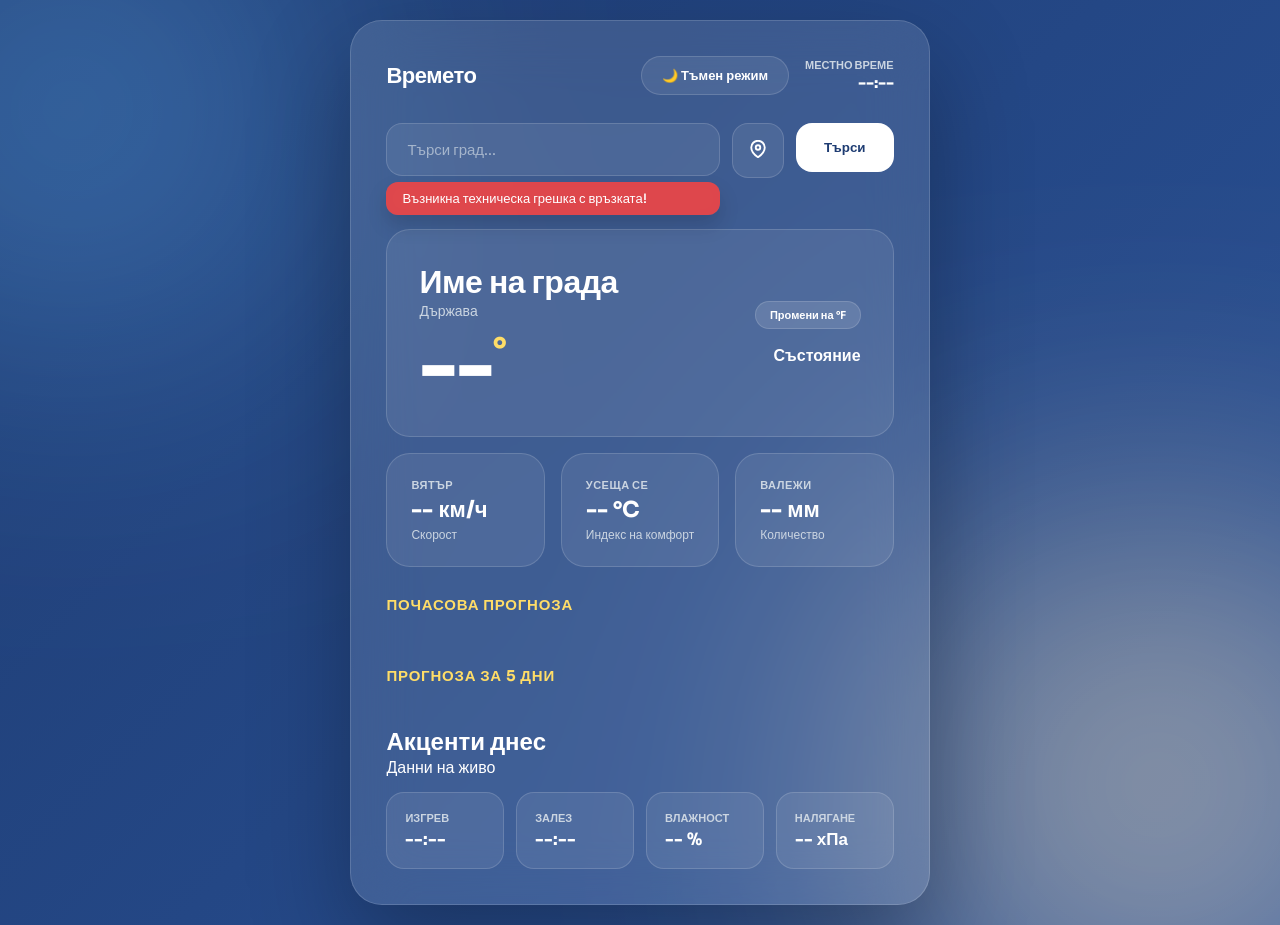
<file: index.html>
<!DOCTYPE html>
<html lang="bg">
<head>
    <meta charset="UTF-8">
    <meta name="viewport" content="width=device-width, initial-scale=1.0">
    <title>Приложение за Времето</title>
    <link rel="preconnect" href="https://fonts.googleapis.com">
    <link rel="preconnect" href="https://fonts.gstatic.com" crossorigin>
    <link href="https://fonts.googleapis.com/css2?family=Sora:wght@300;400;500;600;700&display=swap" rel="stylesheet">
    <link rel="stylesheet" href="styles.css">
</head>
<body class="weather-default">
    <div class="lightning-flash" id="lightning-layer"></div>

    <div class="ambient-glow glow-1"></div>
    <div class="ambient-glow glow-2"></div>

    <div class="page">
        <main class="app" id="app-container" aria-label="Приложение за времето">
            
            <header class="app-header">
                <div class="brand">
                    <div class="logo" aria-hidden="true">
                        <span class="logo-dot"></span>
                        <span class="logo-arc"></span>
                    </div>
                    <div class="brand-text">
                        <p class="brand-title">Времето</p>
                    </div>
                </div>
                <div class="header-meta">
                    <button id="theme-btn" class="theme-toggle-btn">🌙 Тъмен режим</button>
                    <div class="time-container">
                        <p class="meta-label">Местно време</p>
                        <p class="meta-value" id="local-time">--:--</p>
                    </div>
                </div>
            </header>

            <section class="search-panel" aria-label="Търсене на град">
                <div class="search-wrapper">
                    <div class="search-input">
                        <span class="search-icon" aria-hidden="true"></span>
                        <input type="text" id="city-input" placeholder="Търси град...">
                    </div>
                    <div id="error-message" class="error-toast"></div>
                </div>

                <button class="geo-button" id="geo-btn" type="button" aria-label="Използвай текуща локация">
                    <svg xmlns="http://www.w3.org/2000/svg" viewBox="0 0 24 24" width="18" height="18" fill="none" stroke="currentColor" stroke-width="2.5" stroke-linecap="round" stroke-linejoin="round">
                        <path d="M21 10c0 7-9 13-9 13s-9-6-9-13a9 9 0 0 1 18 0z"></path>
                        <circle cx="12" cy="10" r="3"></circle>
                    </svg>
                </button>

                <button class="search-button" id="search-btn" type="button">Търси</button>
            </section>

            <div id="history-container" class="history-panel"></div>

            <div id="app-loader" class="loader-container">
                <div class="spinner"></div>
                <p class="loader-text">Зареждане...</p>
            </div>

            <div id="main-content" class="content-wrapper hidden">
                <section class="weather-grid" aria-label="Преглед на времето">
                    <article class="weather-card main-card">
                        <div class="card-left">
                            <div class="card-header">
                                <p class="city-name" id="city-name">Име на града</p>
                                <p class="city-region" id="city-region">Държава</p>
                            </div>
                            
                            <div class="temperature" id="temp-box">
                                <span class="temp-value" id="temperature">--</span>
                                <span class="temp-unit">°</span>
                            </div>
                        </div>

                        <div class="card-right">
                            <button id="unit-toggle-btn" class="unit-toggle-btn">Промени на °F</button>
                            <div class="condition" id="condition-box">
                                <span id="condition-icon"></span>
                                <div class="condition-text">
                                    <p class="condition-label" id="condition">Състояние</p>
                                </div>
                            </div>
                        </div>
                    </article>

                    <article class="weather-card stat-card">
                        <p class="stat-label">Вятър</p>
                        <p class="stat-value" id="wind">-- км/ч</p>
                        <p class="stat-helper">Скорост</p>
                    </article>

                    <article class="weather-card stat-card">
                        <p class="stat-label">Усеща се</p>
                        <p class="stat-value" id="feels-like">-- °C</p>
                        <p class="stat-helper">Индекс на комфорт</p>
                    </article>

                    <article class="weather-card stat-card">
                        <p class="stat-label">Валежи</p>
                        <p class="stat-value" id="precipitation">-- мм</p>
                        <p class="stat-helper">Количество</p>
                    </article>
                </section>

                <section class="forecast-panel" aria-label="Почасова прогноза">
                    <div class="panel-header">
                        <h2>Почасова прогноза</h2>
                        <p>Следващите 24 часа</p>
                    </div>
                    <div class="hourly-scroll-container" id="hourly-container"></div>
                </section>

                <section class="forecast-panel" aria-label="Петдневна прогноза">
                    <div class="panel-header">
                        <h2>Прогноза за 5 дни</h2>
                        <p>Тенденция по дни</p>
                    </div>
                    <div class="daily-list-container" id="daily-container"></div>
                </section>

                <section class="details-panel" aria-label="Допълнителни детайли">
                    <div class="details-header">
                        <h2>Акценти днес</h2>
                        <p>Данни на живо</p>
                    </div>
                    <div class="details-grid">
                        <div class="detail-item">
                            <p class="detail-label">Изгрев</p>
                            <p class="detail-value" id="sunrise">--:--</p>
                        </div>
                        <div class="detail-item">
                            <p class="detail-label">Залез</p>
                            <p class="detail-value" id="sunset">--:--</p>
                        </div>
                        <div class="detail-item">
                            <p class="detail-label">Влажност</p>
                            <p class="detail-value" id="humidity">-- %</p>
                        </div>
                        <div class="detail-item">
                            <p class="detail-label">Налягане</p>
                            <p class="detail-value" id="pressure">-- хПа</p>
                        </div>
                    </div>
                </section>
            </div>
            
        </main>
    </div>

    <script src="script.js"></script>
</body>
</html>
</file>
<file: styles.css>
* {
    box-sizing: border-box;
    margin: 0;
    padding: 0;
}

/* --- LIGHT MODE VARIABLES --- */
:root {
    --bg: #1e3554;
    --ink: #ffffff;
    --muted: #cbd5e1;
    --card: rgba(255, 255, 255, 0.12);
    --card-alt: rgba(255, 255, 255, 0.08);
    --border: rgba(255, 255, 255, 0.15);
    --accent: #ffdd67;
    --btn-hover: rgba(255, 255, 255, 0.2);
    --orb-1: #1e3c72;
    --orb-2: #2a5298;
}

/* --- DARK MODE OVERRIDES --- */
body.dark-mode {
    --card: rgba(15, 23, 42, 0.45);
    --card-alt: rgba(15, 23, 42, 0.3);
    --border: rgba(255, 255, 255, 0.08);
    --btn-hover: rgba(255, 255, 255, 0.1);
}

body {
    font-family: "Sora", "Segoe UI", Tahoma, sans-serif;
    color: var(--ink);
    background: linear-gradient(135deg, var(--orb-1), var(--orb-2));
    display: flex;
    align-items: center;
    justify-content: center;
    min-height: 100vh;
    padding: 20px;
    transition: background 1.2s ease, color 0.3s ease;
    overflow-x: hidden;
    position: relative;
}

/* --- DYNAMIC MISTY THEMES --- */
body.weather-default { --orb-1: #1e3c72; --orb-2: #2a5298; }
body.weather-sunny { --orb-1: #1a4c8a; --orb-2: #e2af47; }
body.weather-cloudy { --orb-1: #203a43; --orb-2: #2c5364; }
body.weather-rainy { --orb-1: #16222f; --orb-2: #3a6073; }
body.weather-stormy { --orb-1: #0f2027; --orb-2: #203a43; }

body.dark-mode.weather-sunny { --orb-1: #0f233c; --orb-2: #614b1d; }
body.dark-mode.weather-cloudy { --orb-1: #0f172a; --orb-2: #1e293b; }
body.dark-mode.weather-rainy { --orb-1: #09111e; --orb-2: #112233; }
body.dark-mode.weather-stormy { --orb-1: #020617; --orb-2: #0f172a; }

/* --- DECORATIVE GLOW ORBS --- */
.ambient-glow {
    position: fixed;
    border-radius: 50%;
    filter: blur(140px);
    z-index: 0;
    pointer-events: none;
    opacity: 0.6;
    mix-blend-mode: screen;
}
.glow-1 { width: 400px; height: 400px; top: -10%; left: -10%; background: #4a90e2; }
.glow-2 { width: 500px; height: 500px; bottom: -15%; right: -10%; background: var(--accent); }

/* --- THUNDER ANIMATION --- */
.lightning-flash {
    position: fixed;
    top: 0; left: 0; width: 100vw; height: 100vh;
    background: rgba(255, 255, 255, 0.85);
    opacity: 0;
    z-index: 1;
    pointer-events: none;
}
.lightning-flash.active { animation: flash-strike 0.4s ease-out; }
@keyframes flash-strike {
    0%, 20%, 40%, 100% { opacity: 0; }
    10%, 30% { opacity: 1; }
}

/* --- MAIN CONTAINER GLASSMORPHISM --- */
.app {
    width: 100%;
    max-width: 800px;
    background: var(--card);
    backdrop-filter: blur(30px);
    -webkit-backdrop-filter: blur(30px);
    padding: 35px;
    border-radius: 32px;
    border: 1px solid var(--border);
    box-shadow: 0 40px 100px rgba(0, 0, 0, 0.3);
    display: flex;
    flex-direction: column;
    gap: 28px;
    z-index: 2;
    animation: fadeInApp 0.8s cubic-bezier(0.16, 1, 0.3, 1);
}
@keyframes fadeInApp {
    from { opacity: 0; transform: translateY(20px); }
    to { opacity: 1; transform: translateY(0); }
}

/* --- HEADER --- */
.app-header {
    display: flex;
    justify-content: space-between;
    align-items: center;
}
.brand-title {
    font-size: 22px;
    font-weight: 700;
    letter-spacing: -0.5px;
}
.header-meta {
    display: flex;
    align-items: center;
    gap: 16px;
}
.time-container { text-align: right; }
.theme-toggle-btn {
    background: var(--card-alt);
    color: var(--ink);
    border: 1px solid var(--border);
    padding: 10px 20px;
    border-radius: 20px;
    cursor: pointer;
    font-family: inherit;
    font-size: 13px;
    font-weight: 600;
    transition: all 0.3s cubic-bezier(0.4, 0, 0.2, 1);
}
.theme-toggle-btn:hover { background: var(--btn-hover); transform: translateY(-2px); border-color: var(--ink); }
.meta-label { font-size: 11px; text-transform: uppercase; color: var(--muted); font-weight: 600; }
.meta-value { font-size: 16px; font-weight: 700; }

/* --- SEARCH PANEL & ERROR TOAST --- */
.search-panel { display: flex; gap: 12px; align-items: flex-start; }
.search-wrapper { flex: 1; display: flex; flex-direction: column; position: relative; }
.search-input { width: 100%; display: flex; }
.search-input input {
    width: 100%;
    padding: 16px 20px;
    border-radius: 16px;
    border: 1px solid var(--border);
    font-size: 15px;
    font-family: inherit;
    outline: none;
    background: var(--card-alt);
    color: var(--ink);
    transition: all 0.3s ease;
}
.search-input input::placeholder { color: var(--muted); opacity: 0.7; }
.search-input input:focus { border-color: var(--ink); background: rgba(255,255,255, 0.15); box-shadow: 0 0 15px rgba(255,255,255,0.1); }

.error-toast {
    position: absolute;
    top: calc(100% + 6px);
    left: 0;
    width: 100%;
    background: rgba(239, 68, 68, 0.9);
    backdrop-filter: blur(10px);
    color: #ffffff;
    padding: 8px 16px;
    border-radius: 12px;
    font-size: 13px;
    font-weight: 500;
    box-shadow: 0 10px 20px rgba(0,0,0,0.15);
    z-index: 10;
    opacity: 0;
    transform: translateY(-8px);
    pointer-events: none;
    transition: all 0.3s cubic-bezier(0.175, 0.885, 0.32, 1.275);
}
.error-toast.visible {
    opacity: 1;
    transform: translateY(0);
    pointer-events: auto;
}

.geo-button {
    background: var(--card-alt);
    color: var(--ink);
    border: 1px solid var(--border);
    padding: 16px;
    border-radius: 16px;
    cursor: pointer;
    transition: all 0.3s ease;
}
.geo-button:hover { background: var(--btn-hover); transform: scale(1.05); }

.search-button {
    background: var(--ink);
    color: #1e3c72;
    border: none;
    padding: 16px 28px;
    border-radius: 16px;
    font-weight: 700;
    font-family: inherit;
    cursor: pointer;
    transition: all 0.3s ease;
}
.search-button:hover { background: var(--accent); transform: translateY(-2px); box-shadow: 0 5px 15px rgba(0,0,0,0.15); }

.history-panel { display: flex; gap: 8px; flex-wrap: wrap; margin-top: -10px; margin-bottom: 5px;}
.history-badge { padding: 6px 14px; font-size: 12px; border-radius: 12px; }

/* --- LOADER STYLING --- */
.loader-container {
    display: flex;
    flex-direction: column;
    align-items: center;
    justify-content: center;
    padding: 60px 0;
    gap: 16px;
    transition: opacity 0.4s ease;
}
.spinner {
    width: 50px;
    height: 50px;
    border: 4px solid rgba(255, 255, 255, 0.1);
    border-left-color: var(--accent);
    border-radius: 50%;
    animation: spin 1s linear infinite;
}
.loader-text {
    font-size: 15px;
    font-weight: 500;
    color: var(--muted);
    animation: pulse 1.5s ease-in-out infinite;
}
@keyframes spin {
    to { transform: rotate(360deg); }
}
@keyframes pulse {
    0%, 100% { opacity: 0.6; }
    50% { opacity: 1; }
}

/* Контейнери за улесняване на скриването */
.content-wrapper {
    display: flex;
    flex-direction: column;
    gap: 28px;
    animation: fadeInApp 0.6s ease-out;
}
.hidden {
    display: none !important;
}

/* --- WEATHER GRID --- */
.weather-grid { display: grid; grid-template-columns: repeat(3, 1fr); gap: 16px; }
.weather-card {
    padding: 24px;
    border-radius: 24px;
    border: 1px solid var(--border);
    background: var(--card-alt);
    display: flex;
    flex-direction: column;
    transition: transform 0.3s ease, background 0.3s ease;
}
.weather-card:hover { transform: translateY(-4px); background: rgba(255,255,255,0.12); }

.main-card { grid-column: span 3; flex-direction: row; justify-content: space-between; align-items: center; position: relative; padding: 32px; }
.card-left { display: flex; flex-direction: column; gap: 8px; }
.card-right { display: flex; flex-direction: column; align-items: flex-end; gap: 12px; }

.city-name { font-size: 32px; font-weight: 700; letter-spacing: -0.5px; }
.city-region { color: var(--muted); font-size: 14px; font-weight: 500; }
.temperature { font-size: 76px; font-weight: 700; display: flex; letter-spacing: -2px; line-height: 1; }
.temp-unit { font-size: 32px; color: var(--accent); margin-top: 5px; }

.unit-toggle-btn {
    background: var(--card); color: var(--ink); border: 1px solid var(--border);
    padding: 6px 14px; border-radius: 14px; cursor: pointer; font-family: inherit; font-size: 11px; font-weight: 600;
    transition: all 0.2s ease;
}
.unit-toggle-btn:hover { background: var(--ink); color: #1e3c72; }

.condition { display: flex; flex-direction: column; align-items: center; gap: 4px; }
#condition-icon { font-size: 64px; filter: drop-shadow(0 10px 15px rgba(0,0,0,0.15)); animation: floatIcon 4s ease-in-out infinite; }
@keyframes floatIcon {
    0%, 100% { transform: translateY(0); }
    50% { transform: translateY(-8px); }
}
.condition-label { font-size: 16px; font-weight: 600; color: #ffffff; }

/* Stat Blocks */
.stat-label { font-size: 11px; color: var(--muted); text-transform: uppercase; font-weight: 700; letter-spacing: 0.5px; }
.stat-value { font-size: 22px; font-weight: 700; margin: 4px 0; color: #ffffff; }
.stat-helper { font-size: 12px; color: var(--muted); }

/* --- PANELS CONFIGURATION --- */
.forecast-panel, .details-panel { display: flex; flex-direction: column; gap: 14px; }
.panel-header h2 { font-size: 15px; font-weight: 700; text-transform: uppercase; letter-spacing: 0.8px; color: var(--accent); }
.panel-header p { display: none; }

.hourly-scroll-container { display: flex; gap: 12px; overflow-x: auto; padding-bottom: 10px; }
.hourly-scroll-container::-webkit-scrollbar { height: 6px; }
.hourly-scroll-container::-webkit-scrollbar-thumb { background: rgba(255,255,255,0.2); border-radius: 10px; }

.hourly-card {
    background: var(--card-alt); min-width: 85px; padding: 16px 10px;
    border-radius: 18px; border: 1px solid var(--border); display: flex; flex-direction: column; align-items: center; gap: 8px;
    transition: all 0.2s ease;
}
.hourly-card:hover { background: rgba(255,255,255,0.15); transform: scale(1.03); }
.hourly-time { font-size: 12px; color: var(--muted); font-weight: 500; }
.hourly-icon { font-size: 26px; }
.hourly-temp { font-size: 15px; font-weight: 700; }

.daily-list-container { display: flex; flex-direction: column; gap: 8px; }
.daily-row { background: var(--card-alt); padding: 16px 24px; border-radius: 18px; border: 1px solid var(--border); display: flex; justify-content: space-between; align-items: center; transition: all 0.2s ease; }
.daily-row:hover { background: rgba(255,255,255,0.15); }
.daily-date { width: 120px; font-weight: 600; font-size: 14px; }
.daily-condition-box { display: flex; align-items: center; gap: 12px; width: 180px; }
.daily-row-icon { font-size: 24px; }
.daily-row-text { font-size: 14px; color: var(--muted); }
.daily-temp-range { font-weight: 700; font-size: 14px; text-align: right; }

.details-grid { display: grid; grid-template-columns: repeat(4, 1fr); gap: 12px; }
.detail-item { background: var(--card-alt); padding: 18px; border-radius: 18px; border: 1px solid var(--border); transition: all 0.2s ease; }
.detail-item:hover { background: rgba(255,255,255,0.15); }
.detail-label { font-size: 11px; color: var(--muted); text-transform: uppercase; font-weight: 700; }
.detail-value { font-size: 17px; font-weight: 700; margin-top: 4px; }

/* --- MOBILE BREAKPOINT REALLOCATION --- */
@media (max-width: 768px) {
    .app { padding: 22px; gap: 22px; }
    .weather-grid { grid-template-columns: repeat(2, 1fr); gap: 12px; }
    .main-card { grid-column: span 2; flex-direction: column; text-align: center; gap: 16px; padding: 24px; }
    .card-right { align-items: center; }
    .unit-toggle-btn { position: static; margin-bottom: 4px; }
    .temperature { font-size: 64px; justify-content: center; }
    .details-grid { grid-template-columns: repeat(2, 1fr); gap: 12px; }
    .search-panel { flex-direction: column; gap: 8px; }
    .search-wrapper { width: 100%; }
    .geo-button, .search-button { width: 100%; padding: 14px; }
    .daily-row { padding: 14px; }
    .daily-date { width: 90px; }
    .daily-condition-box { width: 40px; }
    .daily-row-text { display: none; }
}
</file>
